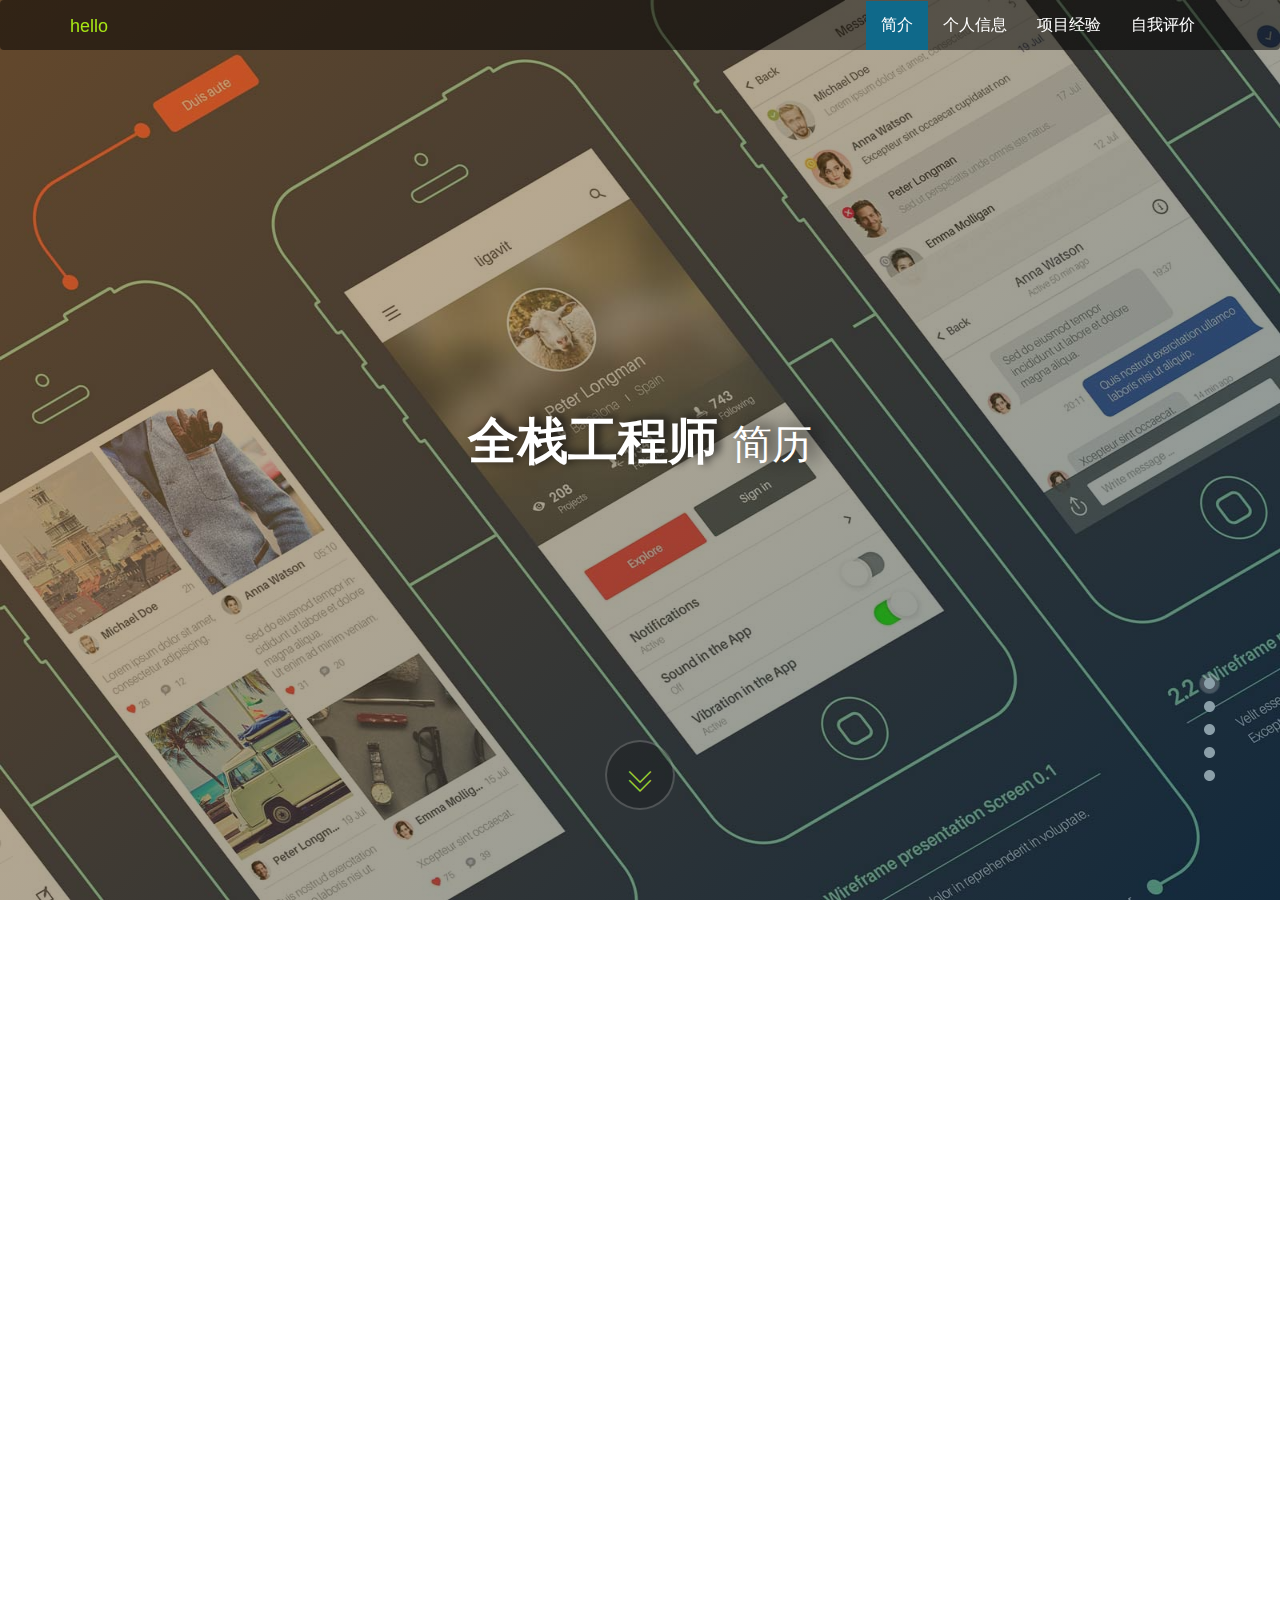
<file: index.html>
<!doctype html>
<html lang="en">
<head>
    <meta charset="UTF-8">
    <meta name="viewport"
          content="width=device-width, user-scalable=no, initial-scale=1.0, maximum-scale=1.0, minimum-scale=1.0">
    <meta http-equiv="X-UA-Compatible" content="ie=edge">
    <title>个人简历</title>
    <!--<link rel="stylesheet" href="css/bootstrap.min.css">
    <link rel="stylesheet" href="css/font-awesome.min.css">
    <link rel="stylesheet" href="css/templatemo-style.css">
    <link href='http://fonts.useso.com/css?family=Raleway:400,300,600,700' rel='stylesheet' type='text/css'>-->

    <link rel="stylesheet" href="css/animate.css">
    <link rel="stylesheet" href="css/jquery.fullPage.css"/>
    <link rel="stylesheet" href="icon/iconfont.css">
    <link rel="stylesheet" href="./lib/bootstrap/css/bootstrap.css"/>
    <link rel="stylesheet" href="css/personal.css">




    <!--<script src="js/bootstrap.min.js"></script>
    <script src="js/smoothscroll.js"></script>
    <script src="js/jquery.nav.js"></script>
    <script src="js/isotope.js"></script>
    <script src="js/imagesloaded.min.js"></script>
    <script src="js/custom.js"></script>-->

    <script src="js/jquery-3.2.1.min.js"></script>
    <script src="lib/jquery.fullPage.min.js"></script>
    <script src="lib/jquery.easing.1.3.js"></script>
    <script src="lib/jquery.isotope.js"></script>
    <script src="http://www.jq22.com/jquery/bootstrap-3.3.4.js"></script>
    <script src="js/listener.js"></script>
    <script src="js/personal.js"></script>
    <script src="js/baifenbi.js"></script>
    <script src="js/conment.js"></script>


</head>
<body>
<div class="navbar">
    <div class="container">
        <a href="#page1">hello</a>
        <div class="navRight">
            <ul class="rezame">
                <li class="active"><a href="#page2">简介</a></li>
                <li><a href="#page3">个人信息</a></li>
                <li><a href="#page4">项目经验</a></li>
                <!--<li><a href="#page5">工作经验</a></li>-->
                <li><a href="#page6">自我评价</a></li>
            </ul>
        </div>
    </div>
</div>
<div id="dowebok">
    <div class="section item1">
        <div class="bg">
            <div class="mask"></div>
            <ul>
                <li class="active"><img src="img/banner1.jpg" alt=""></li>
                <li><img src="img/banner2.jpg" alt=""></li>
                <li><img src="img/banner3.jpg" alt=""></li>
            </ul>
        </div>
        <div class="header">
            <span class="content">全栈工程师</span>
            <span class="content">简历</span>
            <p class="content">爱拼才会赢！</p>
            <a href="#" class="next-page ">
                <span class="iconfont icon-xiangxia"></span>
            </a>
        </div>
    </div>
    <div class="section item2">
        <div class="bg">
            <img src="img/hero.jpg" alt="">
        </div>
        <div class="controdution">
            <div class="jianjie">
                <h2>INTRODUCE</h2>
                <div class="img">
                    <img src="img/bg3.jpg" alt="">
                </div>
                    <p>Hello，我叫安艳萍，是一名前端工程师，能熟练应用div+css、jquery、angular.js,精通移动端布局及响应式设计，搭建前端自动化流程，熟悉html5应用打包原生app，能够使用bootstrap、pullpage进行灵活布局</p>
            </div>
            <!--<div class="hid">
                <a href="javascript:;">个人信息</a>
                <a href="javascript:;">作品展示</a>
            </div>-->
        </div>
        <div class="kuai">
            <ul class="mokuai">
                <li>
                    <p>HTML</p>
                    <canvas width="300" height="300"></canvas>
                </li>
                <li>
                    <p>CSS</p>
                    <canvas width="300" height="300"></canvas>
                </li>
                <li>
                    <p>JS</p>
                    <canvas width="300" height="300"></canvas>
                </li>
                <li>
                    <p>JQUERY</p>
                    <canvas width="300" height="300"></canvas>
                </li>
            </ul>
        </div>
    </div>
    <div class="section item3" id="item3">
        <div class="container">
            <div class="content1">
                <p>姓名：安艳萍</p>
                <p>年龄：25</p>
                <p>学历：本科</p>
                <p>技能：编程</p>
                <p>毕业院校：中北大学信息商务学院</p>
                <p>联系方式：18234030316</p>
                <p>邮箱：745854363@qq.com</p>
            </div>
        </div>
    </div>
    <div class="section item4" id="item4">
        <div class="slide">
            <div class="container">
                <ul class="pic">
                    <!--<li><a href="https://anan0316.github.io/tianmao">
                        <div class="mask">
                            <p>天猫官网</p>
                            <span>html+css+js</span>
                        </div>
                        <img src="img/zuopin1.png" alt=""></a>
                    </li>
                    <li><a href="https://anan0316.github.io/xiaomi">
                        <div class="mask">
                            <p>小米官网</p>
                            <span>html+css+js</span>
                        </div>
                        <img src="img/zuopin2.png" alt=""></a></li>
                    <li><a href="https://anan0316.github.io/iphone">
                        <div class="mask">
                        <p>苹果官网</p>
                        <span>html+css+js</span>
                    </div>
                        <img src="img/zuopin8.png" alt=""></a></li>
                    <li><a href="https://anan0316.github.io/bootstrap">
                        <div class="mask">
                        <p>响应式-bootstrap</p>
                        <span>html+css+js</span>
                    </div>
                        <img src="img/zuopin7.png" alt=""></a></li>-->
                    <li><a href="http://aypmyktv1.duapp.com/">
                        <div class="mask">
                            <p>乐享KTV</p>
                            <span>flex布局+php框架+juery+ajax</span>
                        </div>
                        <img src="img/ktv.png" alt=""></a></li>
                    <li><a href="https://anan0316.github.io/">
                        <div class="mask">
                            <p>个人博客</p>
                            <span>react+hexo</span>
                        </div>
                        <img src="img/bo'ke.png" alt=""></a></li>
                    <li><a href="http://zhangusj.duapp.com">
                        <div class="mask">
                            <p>爱尚设计APP</p>
                            <span>rem+sass+jquery+jquery+localStorage</span>
                        </div>
                        <img src="img/sheji.png" alt=""></a></li>
                    <li><a href="http://zhnewss.duapp.com/">
                        <div class="mask">
                            <p>酷搜新闻</p>
                            <span>react+node</span>
                        </div>
                        <img src="img/xinwen.png" alt=""></a></li>
                    <li><a href="https://anan0316.github.io/personal/">
                        <div class="mask">
                        <p>响应式-个人首页</p>
                        <span>html5+css3+js</span>
                    </div>
                        <img src="img/zuopin6.png" alt=""></a></li>
                </ul>
            </div>

            <!--<div class="iso-section">
                <ul class="filter-wrapper clearfix">
                    <li><a href="#" class="opc-main-bg selected" data-filter="*">All</a></li>
                    <li><a href="#" class="opc-main-bg" data-filter=".html">HTML</a></li>
                    <li><a href="#" class="opc-main-bg" data-filter=".photoshop">小游戏</a></li>
                    <li><a href="#" class="opc-main-bg" data-filter=".wordpress">项目</a></li>
                    <li><a href="#" class="opc-main-bg" data-filter=".mobile">Mobile</a></li>
                </ul>
                <div class="iso-box-section">
                    <div class="iso-box-wrapper col4-iso-box">
                        <div class="iso-box html col-md-3 col-sm-3 col-xs-12">
                            <a class="portfolio-thumb" href="https://sun142725.github.io/palette/">
                                <img src="images/draw.png" class="fluid-img" alt="portfolio img">
                                <div class="portfolio-overlay">
                                    <h3 class="portfolio-item-title">个人画板</h3>
                                    <p>利用canvas技术以面向对象的方式进行画板的开发</p>
                                </div>
                            </a>
                        </div>
                        <div class="iso-box html wordpress mobile col-md-3 col-sm-3 col-xs-12">
                            <a class="portfolio-thumb">
                                <img src="images/portfolio-img2.jpg" class="fluid-img" alt="portfolio img">
                                <div class="portfolio-overlay">
                                    <h3 class="portfolio-item-title">前端响应式展示</h3>
                                    <p>模仿ipone官网进行响应式练习</p>
                                </div>
                            </a>
                        </div>
                        <div class="iso-box wordpress html col-md-3 col-sm-3 col-xs-12">
                            <a class="portfolio-thumb">
                                <img src="images/portfolio-img3.jpg" class="fluid-img" alt="portfolio img">
                                <div class="portfolio-overlay">
                                    <h3 class="portfolio-item-title">Drawing Board</h3>
                                    <p>利用canvas技术以面向对象的方式进行画板的开发</p>
                                </div>
                            </a>
                        </div>
                        <div class="iso-box html photoshop col-md-3 col-sm-3 col-xs-12">
                            <a class="portfolio-thumb" href="https://sun142725.github.io/gobang/.">
                                <img src="images/wuziqi.png" class="fluid-img" alt="portfolio img">
                                <div class="portfolio-overlay">
                                    <h3 class="portfolio-item-title">五子棋</h3>
                                    <p>利用canvas技术以面向对象的方式开发五子棋小游戏</p>
                                </div>
                            </a>
                        </div>
                        <div class="iso-box wordpress mobile col-md-3 col-sm-3 col-xs-12">
                            <a class="portfolio-thumb" href="sjhktv.duapp.com">
                                <img src="images/ktv.png" class="fluid-img" alt="portfolio img">
                                <div class="portfolio-overlay">
                                    <h3 class="portfolio-item-title">同一首歌-KTV点歌系统</h3>
                                    <p>传统开发方式，运用jquery+php技术进行项目的开发</p>
                                </div>
                            </a>
                        </div>
                        <div class="iso-box html mobile wordpress col-md-3 col-sm-3 col-xs-12">
                            <a class="portfolio-thumb">
                                <img src="images/tooro.png" class="fluid-img" alt="tooro.png">
                                <div class="portfolio-overlay">
                                    <h3 class="portfolio-item-title" href="ahlmzb.duapp.com">龙猫直播</h3>
                                    <p>传统开发方式，运用jquery+php技术进行项目的开发</p>
                                </div>
                            </a>
                        </div>
                        <div class="iso-box html col-md-3 col-sm-3 col-xs-12">
                            <a href="https://sun142725.github.io/boke/." class="portfolio-thumb">
                                <img src="images/boke.png" class="fluid-img" alt="portfolio img">
                                <div class="portfolio-overlay">
                                    <h3 class="portfolio-item-title">个人博客</h3>
                                    <p>在了解node.js的基础上，运用hexo框架开发</p>
                                </div>
                            </a>
                        </div>
                        <div class="iso-box wordpress mobile col-md-3 col-sm-3 col-xs-12">
                            <a class="portfolio-thumb" href="http://baidu.com">
                                <img src="images/toutiao.png" class="fluid-img" alt="portfolio img">
                                <div class="portfolio-overlay">
                                    <h3 class="portfolio-item-title" href="htoutiao">今日头条</h3>
                                    <p>前后端分离开发方式，react+node.js组件化开发</p>
                                </div>
                            </a>
                        </div>
                    </div>
                </div>
            </div>-->
        </div>
        <div class="slide">
            <div class="container">
                <ul class="pic">

                    <li><a href="https://anan0316.github.io/music">
                        <div class="mask">
                            <p>音乐播放器</p>
                            <span>html+css+js</span>
                        </div>
                        <img src="img/zuopin5.png" alt=""></a></li>
                    <li><a href="https://anan0316.github.io/zhipaiyouxi">
                        <div class="mask">
                            <p>纸牌游戏</p>
                            <span>html+css+js</span>
                        </div>
                        <img src="img/zuopin4.png" alt=""></a>
                    </li>
                    <li><a href="https://anan0316.github.io/daziyouxi">
                        <div class="mask">
                            <p>打字游戏</p>
                            <span>html+css+js</span>
                        </div>
                        <img src="img/zuopin3.png" alt=""></a>
                    </li>
                </ul>
            </div>
        </div>
    </div>
    <!--<div class="section">
        <div class="bg">
            <img src="img/hero.jpg" alt="">
        </div>
    </div>-->
    <div class="section item5">
        <div class="bg">
            <img src="img/bg5.jpg" alt="">
        </div>
        <h1>Focus Me</h1>
        <div class="word">
            <p>
                有责任，工作踏实，性格开朗乐观，积极上进。
            </p>
        </div>
        <div class="word">
            <p>
                易和人相处，拥有良好的亲和力。<br>
            </p>
        </div>
        <div class="word">
            <p>
                喜欢js，非常热爱编程，喜欢钻研新的技术，</br>具有很强的自学能力和良好的学习方法，喜欢研究各种新的框架。
            </p>
        </div>
        <div class="top"></div>
        <div class="foot"></div>
    </div>
</div>
</body>
</html>
</file>
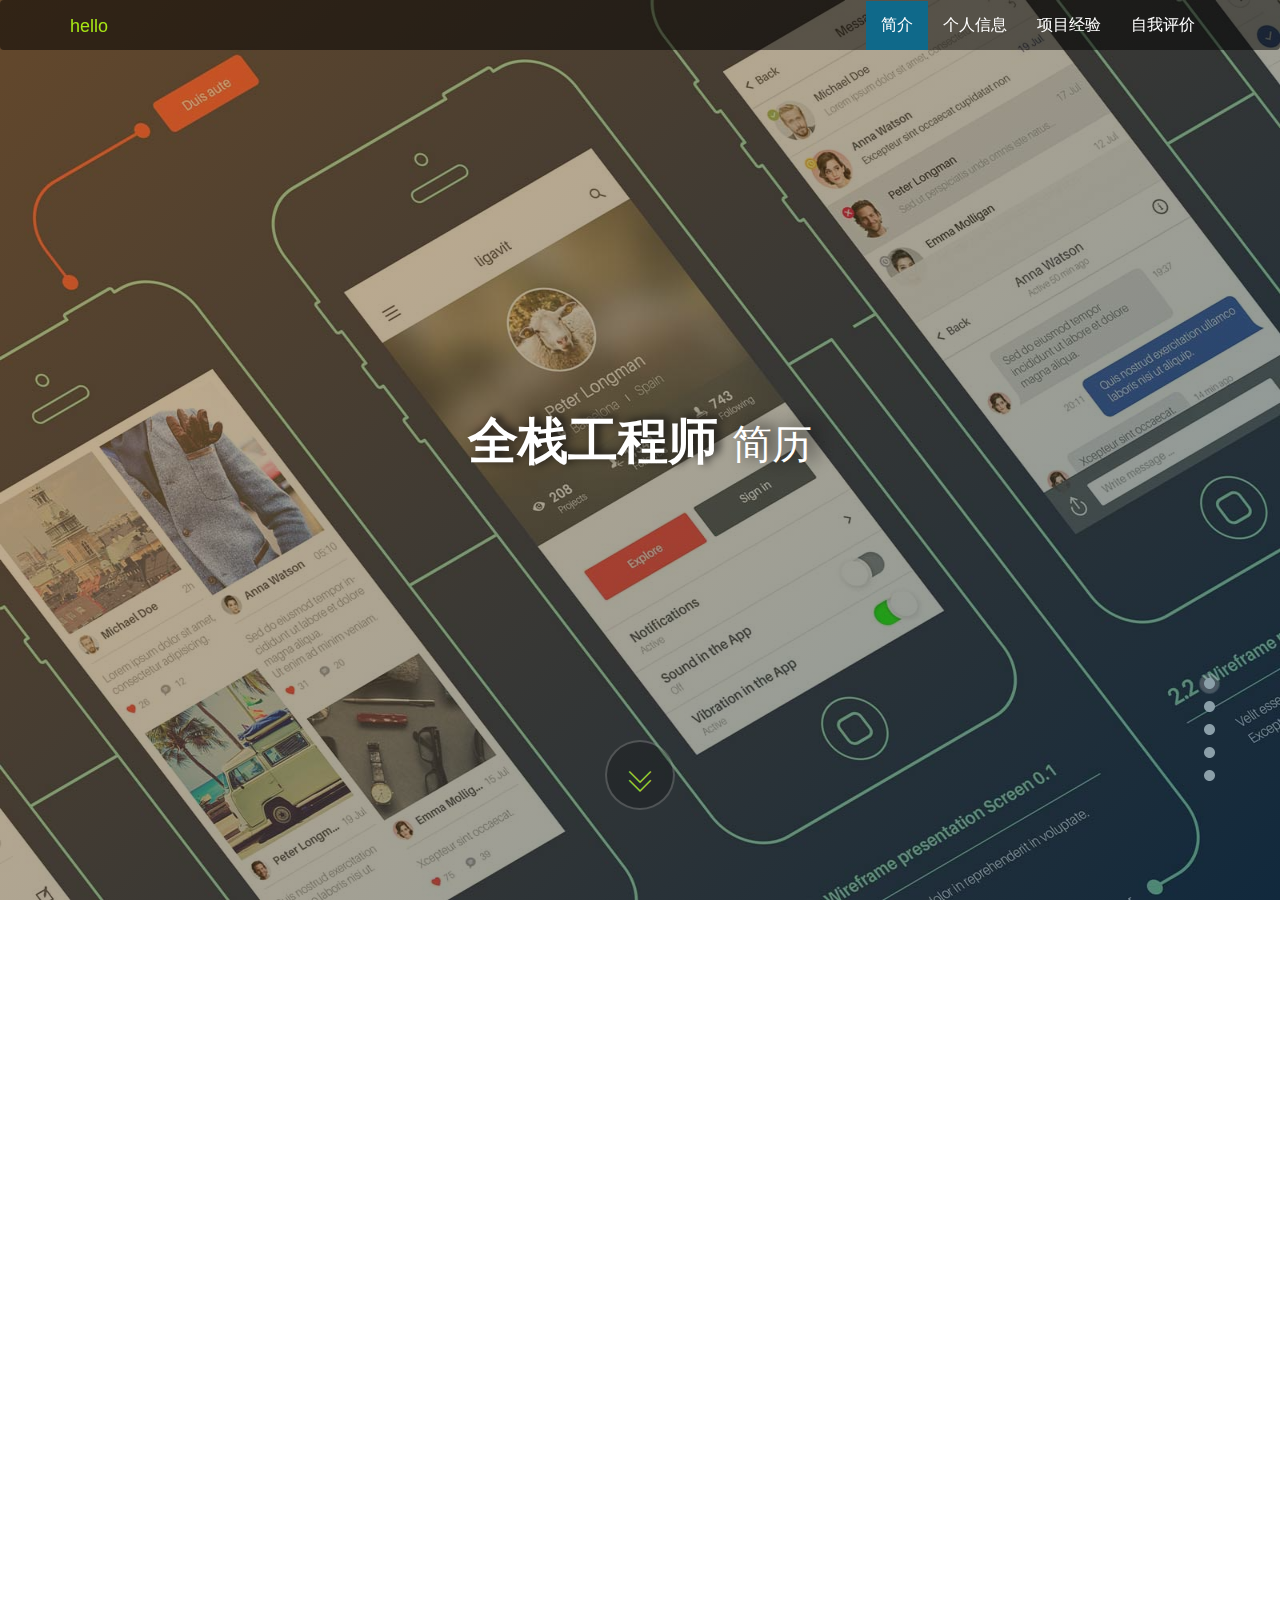
<file: personal.html>
<!doctype html>
<html lang="en">
<head>
    <meta charset="UTF-8">
    <meta name="viewport"
          content="width=device-width, user-scalable=no, initial-scale=1.0, maximum-scale=1.0, minimum-scale=1.0">
    <meta http-equiv="X-UA-Compatible" content="ie=edge">
    <title>个人简历</title>
    <link rel="stylesheet" href="css/animate.css">
    <link rel="stylesheet" href="css/jquery.fullPage.css"/>
    <link rel="stylesheet" href="icon/iconfont.css">
    <link rel="stylesheet" href="./lib/bootstrap/css/bootstrap.css"/>
    <link rel="stylesheet" href="css/personal.css">
    <script src="js/jquery-3.2.1.min.js"></script>
    <script src="lib/jquery.fullPage.min.js"></script>
    <script src="lib/jquery.easing.1.3.js"></script>
    <script src="lib/jquery.isotope.js"></script>
    <script src="http://www.jq22.com/jquery/bootstrap-3.3.4.js"></script>
    <script src="js/listener.js"></script>
    <script src="js/personal.js"></script>
    <script src="js/baifenbi.js"></script>
    <script src="js/conment.js"></script>
</head>
<body>
<div class="navbar">
    <div class="container">
        <a href="#page1">hello</a>
        <div class="navRight">
            <ul class="rezame">
                <li class="active"><a href="#page2">简介</a></li>
                <li><a href="#page3">个人信息</a></li>
                <li><a href="#page4">项目经验</a></li>
                <!--<li><a href="#page5">工作经验</a></li>-->
                <li><a href="#page6">自我评价</a></li>
            </ul>
        </div>
    </div>
</div>
<div id="dowebok">
    <div class="section item1">
        <div class="bg">
            <div class="mask"></div>
            <ul>
                <li class="active"><img src="img/banner1.jpg" alt=""></li>
                <li><img src="img/banner2.jpg" alt=""></li>
                <li><img src="img/banner3.jpg" alt=""></li>
            </ul>
        </div>
        <div class="header">
            <span class="content">全栈工程师</span>
            <span class="content">简历</span>
            <p class="content">爱拼才会赢！</p>
            <a href="#" class="next-page ">
                <span class="iconfont icon-xiangxia"></span>
            </a>
        </div>
    </div>
    <div class="section item2">
        <div class="bg">
            <img src="img/hero.jpg" alt="">
        </div>
        <div class="controdution">
            <div class="jianjie">
                <h2>INTRODUCE</h2>
                <div class="img">
                    <img src="img/bg3.jpg" alt="">
                </div>
                    <p>Hello，我叫安艳萍，是一名前端工程师，能熟练应用div+css、jquery、angular.js,精通移动端布局及响应式设计，搭建前端自动化流程，熟悉html5应用打包原生app，能够使用bootstrap、pullpage进行灵活布局</p>
            </div>
            <div class="hid">
                <a href="javascript:;">个人信息</a>
                <a href="javascript:;">作品展示</a>
            </div>
        </div>
        <div class="kuai">
            <ul class="mokuai">
                <li>
                    <p>HTML</p>
                    <canvas width="300" height="300"></canvas>
                </li>
                <li>
                    <p>CSS</p>
                    <canvas width="300" height="300"></canvas>
                </li>
                <li>
                    <p>JS</p>
                    <canvas width="300" height="300"></canvas>
                </li>
                <li>
                    <p>JQUERY</p>
                    <canvas width="300" height="300"></canvas>
                </li>
            </ul>
        </div>
    </div>
    <div class="section item3" id="item3">
        <div class="container">
            <div class="content1">
                <p>姓名：安艳萍</p>
                <p>年龄：25</p>
                <p>学历：本科</p>
                <p>技能：编程</p>
                <p>毕业院校：中北大学信息商务学院</p>
                <p>联系方式：18234030316</p>
                <p>邮箱：745854363@qq.com</p>
            </div>
        </div>
    </div>
    <div class="section item4" id="item4">
        <div class="slide">
            <div class="container">
                <ul class="pic">
                    <li><a href="https://anan0316.github.io/tianmao">
                        <div class="mask">
                            <p>天猫官网</p>
                            <span>html+css+js</span>
                        </div>
                        <img src="img/zuopin1.png" alt=""></a>
                    </li>
                    <li><a href="https://anan0316.github.io/xiaomi">
                        <div class="mask">
                            <p>小米官网</p>
                            <span>html+css+js</span>
                        </div>
                        <img src="img/zuopin2.png" alt=""></a></li>
                    <li><a href="https://anan0316.github.io/iphone">
                        <div class="mask">
                        <p>苹果官网</p>
                        <span>html+css+js</span>
                    </div>
                        <img src="img/zuopin8.png" alt=""></a></li>
                    <li><a href="https://anan0316.github.io/bootstrap">
                        <div class="mask">
                        <p>响应式-bootstrap</p>
                        <span>html+css+js</span>
                    </div>
                        <img src="img/zuopin7.png" alt=""></a></li>
                    <li><a href="https://anan0316.github.io/personal">
                        <div class="mask">
                        <p>响应式-个人首页</p>
                        <span>html+css+js</span>
                    </div>
                        <img src="img/zuopin6.png" alt=""></a></li>
                    <li><a href="https://anan0316.github.io/music">
                        <div class="mask">
                            <p>音乐播放器</p>
                            <span>html+css+js</span>
                        </div>
                        <img src="img/zuopin5.png" alt=""></a></li>
                </ul>
            </div>
        </div>
        <div class="slide">
            <div class="container">
                <ul class="pic">
                    <li><a href="https://anan0316.github.io/zhipaiyouxi">
                        <div class="mask">
                            <p>纸牌游戏</p>
                            <span>html+css+js</span>
                        </div>
                        <img src="img/zuopin4.png" alt=""></a>
                    </li>
                    <li><a href="https://anan0316.github.io/daziyouxi">
                        <div class="mask">
                            <p>打字游戏</p>
                            <span>html+css+js</span>
                        </div>
                        <img src="img/zuopin3.png" alt=""></a>
                    </li>
                </ul>
            </div>
        </div>
    </div>
    <!--<div class="section">
        <div class="bg">
            <img src="img/hero.jpg" alt="">
        </div>
    </div>-->
    <div class="section item5">
        <div class="bg">
            <img src="img/bg5.jpg" alt="">
        </div>
        <h1>Focus Me</h1>
        <div class="word">
            <p>
                有责任，工作踏实，性格开朗乐观，积极上进。
            </p>
        </div>
        <div class="word">
            <p>
                易和人相处，拥有良好的亲和力。<br>
            </p>
        </div>
        <div class="word">
            <p>
                喜欢js，非常热爱编程，喜欢钻研新的技术，</br>具有很强的自学能力和良好的学习方法，喜欢研究各种新的框架。
            </p>
        </div>
        <div class="top"></div>
        <div class="foot"></div>
    </div>
</div>
</body>
</html>
</file>
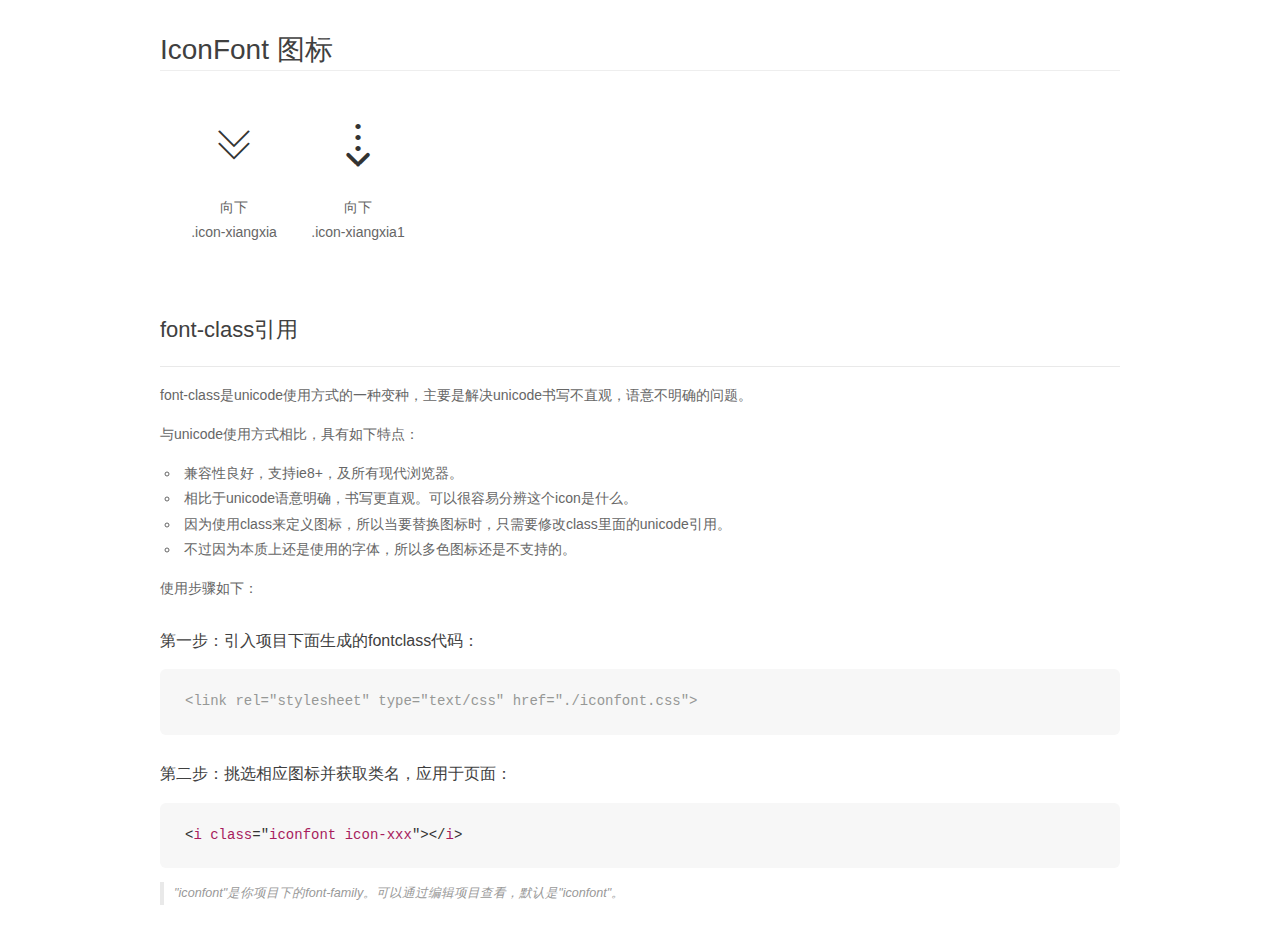
<file: icon/demo_fontclass.html>
<!DOCTYPE html>
<html>
<head>
    <meta charset="utf-8"/>
    <title>IconFont</title>
    <link rel="stylesheet" href="demo.css">
    <link rel="stylesheet" href="iconfont.css">
</head>
<body>
    <div class="main markdown">
        <h1>IconFont 图标</h1>
        <ul class="icon_lists clear">
            
                <li>
                <i class="icon iconfont icon-xiangxia"></i>
                    <div class="name">向下</div>
                    <div class="fontclass">.icon-xiangxia</div>
                </li>
            
                <li>
                <i class="icon iconfont icon-xiangxia1"></i>
                    <div class="name">向下</div>
                    <div class="fontclass">.icon-xiangxia1</div>
                </li>
            
        </ul>

        <h2 id="font-class-">font-class引用</h2>
        <hr>

        <p>font-class是unicode使用方式的一种变种，主要是解决unicode书写不直观，语意不明确的问题。</p>
        <p>与unicode使用方式相比，具有如下特点：</p>
        <ul>
        <li>兼容性良好，支持ie8+，及所有现代浏览器。</li>
        <li>相比于unicode语意明确，书写更直观。可以很容易分辨这个icon是什么。</li>
        <li>因为使用class来定义图标，所以当要替换图标时，只需要修改class里面的unicode引用。</li>
        <li>不过因为本质上还是使用的字体，所以多色图标还是不支持的。</li>
        </ul>
        <p>使用步骤如下：</p>
        <h3 id="-fontclass-">第一步：引入项目下面生成的fontclass代码：</h3>


        <pre><code class="lang-js hljs javascript"><span class="hljs-comment">&lt;link rel="stylesheet" type="text/css" href="./iconfont.css"&gt;</span></code></pre>
        <h3 id="-">第二步：挑选相应图标并获取类名，应用于页面：</h3>
        <pre><code class="lang-css hljs">&lt;<span class="hljs-selector-tag">i</span> <span class="hljs-selector-tag">class</span>="<span class="hljs-selector-tag">iconfont</span> <span class="hljs-selector-tag">icon-xxx</span>"&gt;&lt;/<span class="hljs-selector-tag">i</span>&gt;</code></pre>
        <blockquote>
        <p>"iconfont"是你项目下的font-family。可以通过编辑项目查看，默认是"iconfont"。</p>
        </blockquote>
    </div>
</body>
</html>
</file>
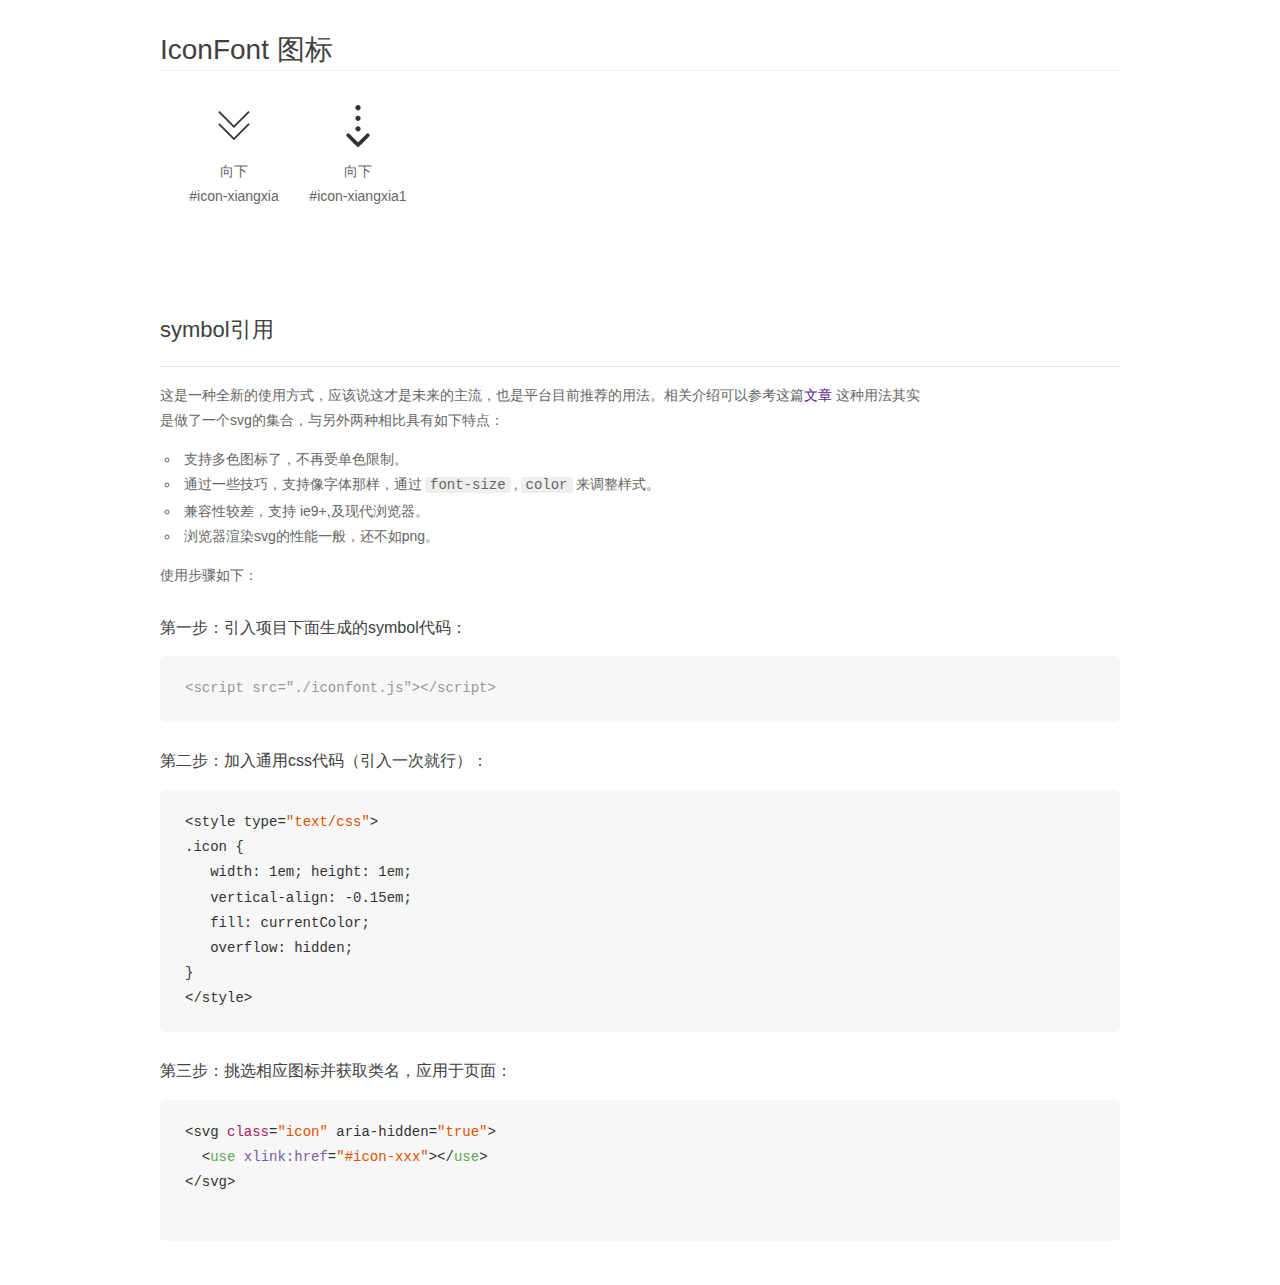
<file: icon/demo_symbol.html>
<!DOCTYPE html>
<html>
<head>
    <meta charset="utf-8"/>
    <title>IconFont</title>
    <link rel="stylesheet" href="demo.css">
    <script src="iconfont.js"></script>

    <style type="text/css">
        .icon {
          /* 通过设置 font-size 来改变图标大小 */
          width: 1em; height: 1em;
          /* 图标和文字相邻时，垂直对齐 */
          vertical-align: -0.15em;
          /* 通过设置 color 来改变 SVG 的颜色/fill */
          fill: currentColor;
          /* path 和 stroke 溢出 viewBox 部分在 IE 下会显示
             normalize.css 中也包含这行 */
          overflow: hidden;
        }

    </style>
</head>
<body>
    <div class="main markdown">
        <h1>IconFont 图标</h1>
        <ul class="icon_lists clear">
            
                <li>
                    <svg class="icon" aria-hidden="true">
                        <use xlink:href="#icon-xiangxia"></use>
                    </svg>
                    <div class="name">向下</div>
                    <div class="fontclass">#icon-xiangxia</div>
                </li>
            
                <li>
                    <svg class="icon" aria-hidden="true">
                        <use xlink:href="#icon-xiangxia1"></use>
                    </svg>
                    <div class="name">向下</div>
                    <div class="fontclass">#icon-xiangxia1</div>
                </li>
            
        </ul>


        <h2 id="symbol-">symbol引用</h2>
        <hr>

        <p>这是一种全新的使用方式，应该说这才是未来的主流，也是平台目前推荐的用法。相关介绍可以参考这篇<a href="">文章</a>
        这种用法其实是做了一个svg的集合，与另外两种相比具有如下特点：</p>
        <ul>
          <li>支持多色图标了，不再受单色限制。</li>
          <li>通过一些技巧，支持像字体那样，通过<code>font-size</code>,<code>color</code>来调整样式。</li>
          <li>兼容性较差，支持 ie9+,及现代浏览器。</li>
          <li>浏览器渲染svg的性能一般，还不如png。</li>
        </ul>
        <p>使用步骤如下：</p>
        <h3 id="-symbol-">第一步：引入项目下面生成的symbol代码：</h3>
        <pre><code class="lang-js hljs javascript"><span class="hljs-comment">&lt;script src="./iconfont.js"&gt;&lt;/script&gt;</span></code></pre>
        <h3 id="-css-">第二步：加入通用css代码（引入一次就行）：</h3>
        <pre><code class="lang-js hljs javascript">&lt;style type=<span class="hljs-string">"text/css"</span>&gt;
.icon {
   width: <span class="hljs-number">1</span>em; height: <span class="hljs-number">1</span>em;
   vertical-align: <span class="hljs-number">-0.15</span>em;
   fill: currentColor;
   overflow: hidden;
}
&lt;<span class="hljs-regexp">/style&gt;</span></code></pre>
        <h3 id="-">第三步：挑选相应图标并获取类名，应用于页面：</h3>
        <pre><code class="lang-js hljs javascript">&lt;svg <span class="hljs-class"><span class="hljs-keyword">class</span></span>=<span class="hljs-string">"icon"</span> aria-hidden=<span class="hljs-string">"true"</span>&gt;<span class="xml"><span class="hljs-tag">
  &lt;<span class="hljs-name">use</span> <span class="hljs-attr">xlink:href</span>=<span class="hljs-string">"#icon-xxx"</span>&gt;</span><span class="hljs-tag">&lt;/<span class="hljs-name">use</span>&gt;</span>
</span>&lt;<span class="hljs-regexp">/svg&gt;
        </span></code></pre>
    </div>
</body>
</html>
</file>
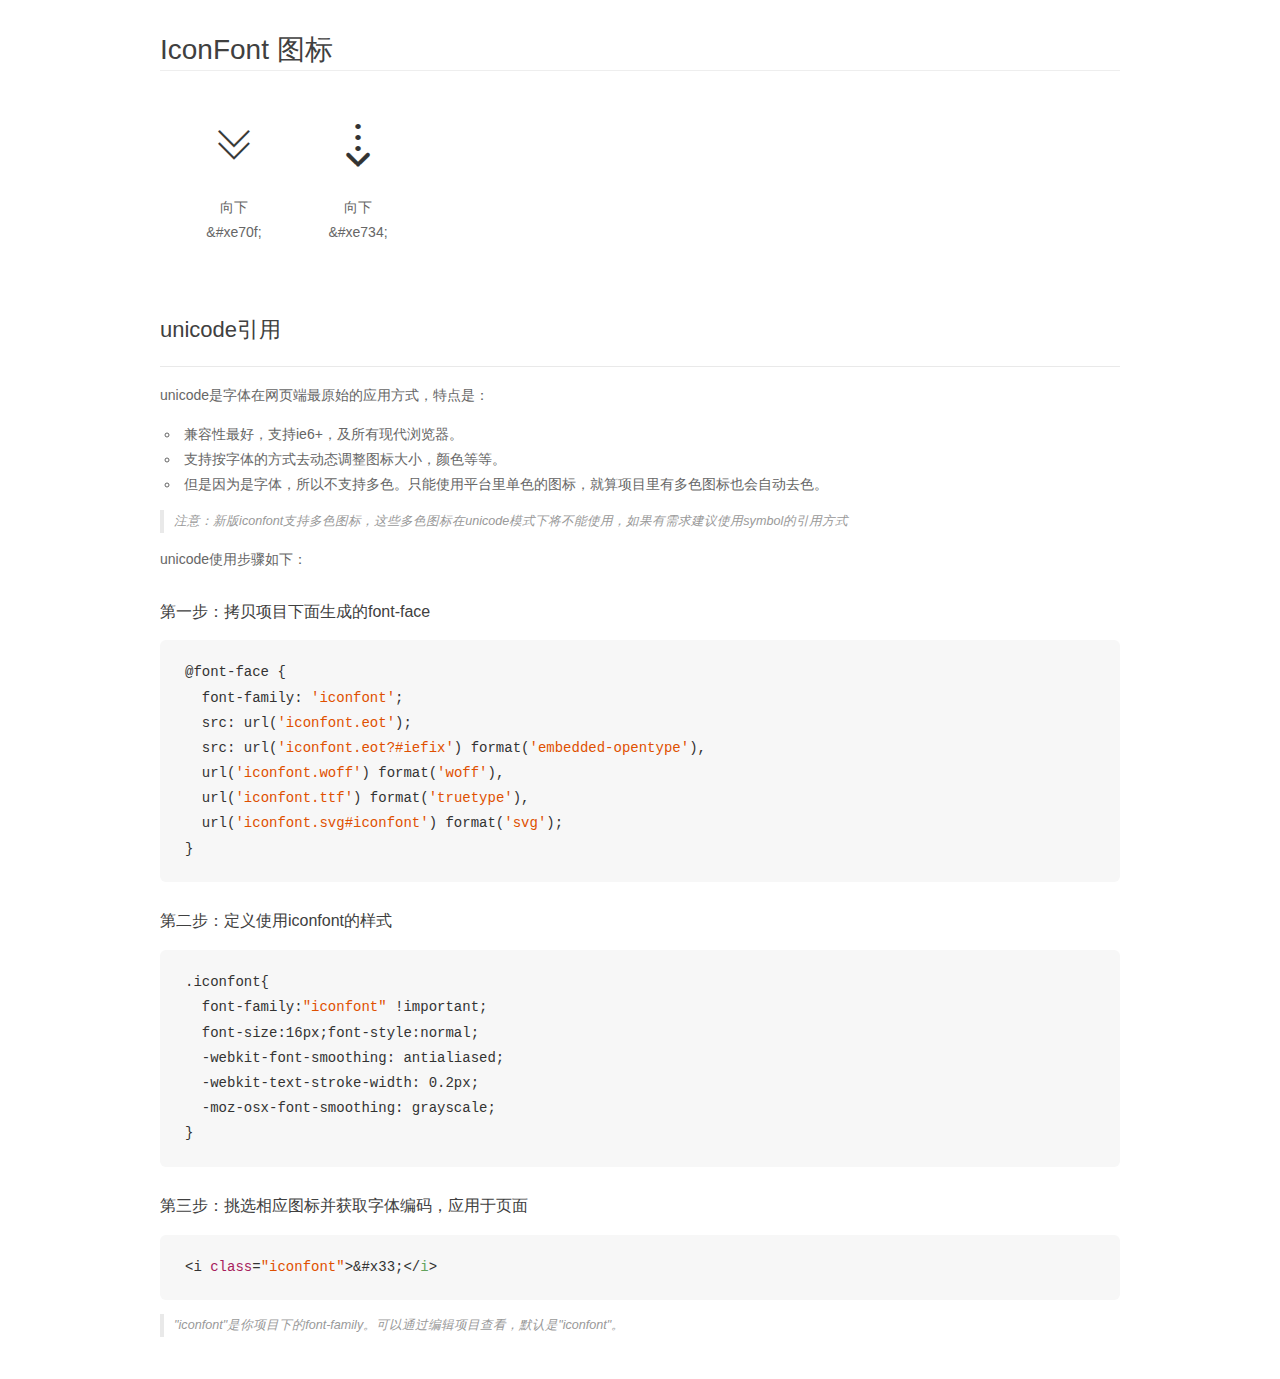
<file: icon/demo_unicode.html>
<!DOCTYPE html>
<html>
<head>
    <meta charset="utf-8"/>
    <title>IconFont</title>
    <link rel="stylesheet" href="demo.css">

    <style type="text/css">

        @font-face {font-family: "iconfont";
          src: url('iconfont.eot'); /* IE9*/
          src: url('iconfont.eot#iefix') format('embedded-opentype'), /* IE6-IE8 */
          url('iconfont.woff') format('woff'), /* chrome, firefox */
          url('iconfont.ttf') format('truetype'), /* chrome, firefox, opera, Safari, Android, iOS 4.2+*/
          url('iconfont.svg#iconfont') format('svg'); /* iOS 4.1- */
        }

        .iconfont {
          font-family:"iconfont" !important;
          font-size:16px;
          font-style:normal;
          -webkit-font-smoothing: antialiased;
          -webkit-text-stroke-width: 0.2px;
          -moz-osx-font-smoothing: grayscale;
        }

    </style>
</head>
<body>
    <div class="main markdown">
        <h1>IconFont 图标</h1>
        <ul class="icon_lists clear">
            
                <li>
                <i class="icon iconfont">&#xe70f;</i>
                    <div class="name">向下</div>
                    <div class="code">&amp;#xe70f;</div>
                </li>
            
                <li>
                <i class="icon iconfont">&#xe734;</i>
                    <div class="name">向下</div>
                    <div class="code">&amp;#xe734;</div>
                </li>
            
        </ul>
        <h2 id="unicode-">unicode引用</h2>
        <hr>

        <p>unicode是字体在网页端最原始的应用方式，特点是：</p>
        <ul>
        <li>兼容性最好，支持ie6+，及所有现代浏览器。</li>
        <li>支持按字体的方式去动态调整图标大小，颜色等等。</li>
        <li>但是因为是字体，所以不支持多色。只能使用平台里单色的图标，就算项目里有多色图标也会自动去色。</li>
        </ul>
        <blockquote>
        <p>注意：新版iconfont支持多色图标，这些多色图标在unicode模式下将不能使用，如果有需求建议使用symbol的引用方式</p>
        </blockquote>
        <p>unicode使用步骤如下：</p>
        <h3 id="-font-face">第一步：拷贝项目下面生成的font-face</h3>
        <pre><code class="lang-js hljs javascript">@font-face {
  font-family: <span class="hljs-string">'iconfont'</span>;
  src: url(<span class="hljs-string">'iconfont.eot'</span>);
  src: url(<span class="hljs-string">'iconfont.eot?#iefix'</span>) format(<span class="hljs-string">'embedded-opentype'</span>),
  url(<span class="hljs-string">'iconfont.woff'</span>) format(<span class="hljs-string">'woff'</span>),
  url(<span class="hljs-string">'iconfont.ttf'</span>) format(<span class="hljs-string">'truetype'</span>),
  url(<span class="hljs-string">'iconfont.svg#iconfont'</span>) format(<span class="hljs-string">'svg'</span>);
}
</code></pre>
        <h3 id="-iconfont-">第二步：定义使用iconfont的样式</h3>
        <pre><code class="lang-js hljs javascript">.iconfont{
  font-family:<span class="hljs-string">"iconfont"</span> !important;
  font-size:<span class="hljs-number">16</span>px;font-style:normal;
  -webkit-font-smoothing: antialiased;
  -webkit-text-stroke-width: <span class="hljs-number">0.2</span>px;
  -moz-osx-font-smoothing: grayscale;
}
</code></pre>
        <h3 id="-">第三步：挑选相应图标并获取字体编码，应用于页面</h3>
        <pre><code class="lang-js hljs javascript">&lt;i <span class="hljs-class"><span class="hljs-keyword">class</span></span>=<span class="hljs-string">"iconfont"</span>&gt;&amp;#x33;<span class="xml"><span class="hljs-tag">&lt;/<span class="hljs-name">i</span>&gt;</span></span></code></pre>

        <blockquote>
        <p>"iconfont"是你项目下的font-family。可以通过编辑项目查看，默认是"iconfont"。</p>
        </blockquote>
    </div>


</body>
</html>
</file>
<file: css/templatemo-style.css>
body {
  background: #ffffff;
  font-family: 'Raleway', sans-serif;
  font-size: 16px;
  color: #606060;
  position: relative;
}
html, body {
  width: 100%;
  overflow-x: hidden;
}
h1,h2,h3 { font-weight: 300; }
p { line-height: 28px; }
hr {
  border-color: #f2f2f2;
  width: 100px;
  margin-bottom: 40px;
}
.title {
  color: #303030;
  font-size: 60px;
  padding-bottom: 40px;
  text-transform: uppercase;
}
.canvas{
	width:25%;
	hieght:100%;
	float:left;
	text-align: center;
}
.canvas h5{
	text-align: center;
	line-height: 28px;
	font-size: 16px;
	font-weight: bold;
	color:#606060;
}
canvas{
	marin:0 auto;
}

/* START NAVIGATION */
.sticky-navigation { opacity: 0; }
.navbar-default {
  background: #fff;
  border: none;
  -webkit-box-shadow: 0 2px 8px 0 rgba(50, 50, 50, 0.08);
          box-shadow: 0 2px 8px 0 rgba(50, 50, 50, 0.08);
  margin: 0;
  padding: 0;
}
.navbar-default .navbar-brand {
  color: #212227;
  font-weight: bold;
  font-size: 30px;
  line-height: 45px;
  padding: 10px 0 0 12px;
}
.navbar-default .navbar-nav li a {
  color: #202020;
  font-size: 13px;
  font-weight: bold;
  line-height: 45px;
  letter-spacing: 1px;
}
.navbar-default .navbar-nav li a:hover { color: #eb5424; }
.navbar-default .navbar-nav > li > a:hover,
.navbar-default .navbar-nav > li > a:focus {
  color: #eb5424;
  background-color: transparent;
}
.navbar-default .navbar-nav > .active > a,
.navbar-default .navbar-nav > .active > a:hover,
.navbar-default .navbar-nav > .active > a:focus {
  color: #eb5424;
  background-color: transparent;
}
.navbar-default .navbar-toggle {
  border: none;
  padding-top: 10px;
}
.navbar-default .navbar-toggle .icon-bar {
  background: #eb5424;
  border-color: transparent;
}
.navbar-default .navbar-toggle:hover,
.navbar-default .navbar-toggle:focus { background-color: transparent }
/* END NAVIGATION */
.copyrights{text-indent:-9999px;height:0;line-height:0;font-size:0;overflow:hidden;}
/* START HOME */
.templatemo-home {
  background: url('../images/home-bg.jpg');
  background-size: cover;
  background-attachment: fixed;
  background-position: center center;
  color: #5f5f5f;
  display: -webkit-box;
  display: -webkit-flex;
  display: -ms-flexbox;
  display: flex;
  -webkit-box-align: center;
  -webkit-align-items: center;
      -ms-flex-align: center;
          align-items: center;
  text-align: center;  
  height: 100vh;
}
.tm-home-title,
 .tm-home-subtitle {
  text-transform: uppercase;
 }
.tm-home-title { font-size: 60px; }
#about .one{
	margin-left: 20px;
	line-height: 24px;
}
.tm-home-subtitle {
  color: #eb5424;
  font-weight: bold;
  padding-bottom: 40px;
  letter-spacing: 2px;
}
.tm-view-more-btn {
  background: #eb5424;
  color: #ffffff;
  border: none;
  border-radius: 2px;
  font-size: 20px;
  font-weight: 700;
  margin-top: 30px;
  padding: 15px 50px;
  -webkit-transition: all 0.6s ease-in;
          transition: all 0.6s ease-in;
}
.tm-view-more-btn:hover {
  background: #ffffff;
  color: #eb5424;
}
/* END HOME */

/* START WORK */
.tm-padding-top-bottom-100 {
  padding-top: 100px;
  padding-bottom: 100px;
}
.tm-work-h3 {
  color: #eb5424;
  font-size: 20px;
  font-weight: bold;
  letter-spacing: 1px;
  padding-bottom: 10px;
}
.work-wrapper {
  border: 1px solid #666;
  border-radius: 2px;
  text-align: center;
  padding: 80px 40px 80px 40px;
  -webkit-transition: all 0.6s ease-in;
          transition: all 0.6s ease-in;
}
.work-wrapper:hover { border-color: #eb5424; }
.work-wrapper .fa {
  color: #888888;
  font-size: 60px;
  padding-bottom: 40px;
}
/* END WORK */

/* START PORTFOLIO */
.tm-portfolio {
  background: #f8f8f8;
  padding-top: 80px;
}
.tm-portfolio .container {
  width: 100%;
  padding: 0;
  margin: 0;
}
.tm-portfolio .col-md-3,
 .tm-portfolio .col-sm-3 {
  padding: 0;
  margin: 0;
}
.tm-portfolio-title {
  text-align: center;
  text-transform: uppercase;
}
.portfolio-item-title {
  font-weight: bold;
  margin-top: 10px;
  text-transform: uppercase;
}
.portfolio-thumb {
  overflow: hidden;
  margin: 0;
  position: relative;
}
.portfolio-overlay {
	text-decoration:none;
  display: -webkit-box;
  display: -webkit-flex;
  display: -ms-flexbox;
  display: flex;
  -webkit-box-orient: vertical;
  -webkit-box-direction: normal;
  -webkit-flex-direction: column;
      -ms-flex-direction: column;
          flex-direction: column;
  -webkit-box-pack: center;
  -webkit-justify-content: center;
      -ms-flex-pack: center;
          justify-content: center;
  background: #eb5424;
  color: #ffffff;
  top: 0;
  right: 0;
  left: 0;
  bottom: 0;
  width: 100%;
  height: 100%;  
  padding: 0 40px;
  text-align: center;
  position: absolute;
  opacity: 0;
  transition: all 0.4s ease-in-out;
  -webkit-transition: all 0.4s ease-in-out;
  -moz-transition: all 0.4s ease-in-out;
  -ms-transition: all 0.4s ease-in-out;
}
.portfolio-thumb:hover .portfolio-overlay {
  opacity: 0.8;  
  -webkit-transform: scale(1.0);
  -ms-transform: scale(1.0);
  transform: scale(1.0);
}
.portfolio-overlay .fa {
  border: 1px solid #666;
  border-radius: 0;
  color: #666;
  width: 40px;
  height: 40px;
  line-height: 40px;
  text-align: center;
  text-decoration: none;
  margin-right: 6px;
  margin-bottom: 10px;
}

/* FILTER CSS */
.filter-wrapper {
  width: 100%;
  margin: 0 0 24px 0;
  overflow: hidden;
  text-align: center;
}
.filter-wrapper li {
  display: inline-block;
  margin: 4px;
}
.filter-wrapper li a {
  color: #999999;
  padding: 8px 17px;
  display: block;
  text-decoration: none;
  transition: all 0.4s ease-in-out;
  -webkit-transition: all 0.4s ease-in-out;
  -moz-transition: all 0.4s ease-in-out;
  -ms-transition: all 0.4s ease-in-out;
}
.filter-wrapper li a:focus,
 .filter-wrapper li a:hover,
 .filter-wrapper li a.selected {
  background: #eb5424;
  border-color: transparent;
  color: #ffffff;
}

/* ISOTOPE BOX CSS */
.iso-box-section { width: 100%; }
.iso-box-wrapper {
  width: 100%;
  padding: 0;
  clear: both;
  position: relative;
}
.iso-box {
  position: relative;
  min-height: 50px;
  float: left;
  overflow: hidden;
  margin-bottom: 20px;
}
.iso-box > a {
  display: block;
  width: 100%;
  height: 100%;
  overflow: hidden;
}
.iso-box > a {
  display: block;
  width: 100%;
  height: 100%;
  overflow: hidden;
}
.fluid-img {
  width: 100%;
  display: block;
  height: auto;
}
/* END PORTFOLIO */

/* START RESUME */
.tm-red-text { color: #eb5424; }
.tm-info-label {
  font-weight: bold;
  display: inline-block;
  width: 90px;
}
.tm-progress {
  background: #fff;
  border-radius: 2px;
  height: 4px;
}
.progress-bar-danger { background: #eb5424; }
.tm-progress-label {
  font-size: 12px;
  font-weight: bold;
  padding-top: 10px;
  text-transform: uppercase;
}
.progress-percent-small {
  display: block;
  float: right;
  padding-right: 80px;
}
/* END RESUME */

/* START ABOUT */
.tm-about {
  background: url('../images/about-bg.jpg');
  background-size: cover;
  background-attachment: fixed;
  background-position: center center;
  padding-top: 60px;
  padding-bottom: 100px;
}
/* END ABOUT */

/* START SOCIAL */
.tm-social {
  text-transform: uppercase;
}
.tm-social .container {
  width: 100%;
  padding: 0;
  margin: 0;
}
.tm-social .col-md-4 {
  padding: 0;
  margin: 0;
}
.facebook:hover,
.twitter:hover,
.pinterest:hover {
  background: #202020;
}
.facebook { background: #3b5998; }
.twitter { background: #55acee; }
.pinterest { background: #cc2127; }
.media {
  padding: 80px 40px 80px 40px;
  -webkit-transition: all 0.6s ease-in;
          transition: all 0.6s ease-in;
}
.tm-social a {
  color: #ffffff;
  display: inline-block;
  text-decoration: none;
}
.tm-social .media .fa {
  background: #ffffff;
  border-radius: 2px;
  color: #707070;
  font-size: 30px;
  width: 60px;
  height: 60px;
  line-height: 60px;
  text-align: center;
  margin-right: 20px;
}
.tm-social-title {
  font-family: 'Raleway', sans-serif;
  font-weight: bold;
}
/* END SOCIAL */

/* START CONTACT */
.tm-contact {
  text-align: center;
  padding-top: 80px;
  padding-bottom: 40px;
}
.form-control {
  background: transparent;
  border: 1px solid #666;
  border-radius: 2px;
  -webkit-box-shadow: none;
          box-shadow: none;
  margin-bottom: 10px;
  -webkit-transition: all 0.6s ease-in;
          transition: all 0.6s ease-in;
}
.form-control:focus,
 .form-control:hover {
  background: #202020;
  color: #ffffff;
}
input { height: 50px; }
.tm-contact p { padding-top: 40px; }
/* END CONTACT */

/* START MEDIA 980 */
@media screen and (max-width:980px){
  .portfolio-overlay  { padding-top: 10px; }
}
/* END MEDIA 980 */

@media screen and (max-width: 767px) {
  .tm-home-title { font-size: 40px; }
}

/* START MEDIA 360 */
@media screen and (max-width:360px){
  .navbar-default .navbar-brand {  padding-top: 2px; }
}
/* END MEDIA 360 */
</file>
<file: icon/iconfont.css>
@font-face {font-family: "iconfont";
  src: url('iconfont.eot?t=1496069442463'); /* IE9*/
  src: url('iconfont.eot?t=1496069442463#iefix') format('embedded-opentype'), /* IE6-IE8 */
  url('iconfont.woff?t=1496069442463') format('woff'), /* chrome, firefox */
  url('iconfont.ttf?t=1496069442463') format('truetype'), /* chrome, firefox, opera, Safari, Android, iOS 4.2+*/
  url('iconfont.svg?t=1496069442463#iconfont') format('svg'); /* iOS 4.1- */
}

.iconfont {
  font-family:"iconfont" !important;
  font-size:16px;
  font-style:normal;
  -webkit-font-smoothing: antialiased;
  -moz-osx-font-smoothing: grayscale;
}

.icon-xiangxia:before { content: "\e70f"; }

.icon-xiangxia1:before { content: "\e734"; }
</file>
<file: css/personal.css>
@import "page1.css";
@import "page2.css";
@import "page3.css";
@import "page4.css";
@import "page5.css";
*{
    padding:0;
    margin:0;
    list-style: none;
    box-sizing: border-box;
    font-family: microsoft yahei, sans-serif;
    color: #fff;
}
.section{
    overflow: hidden;
}
.section .bg{
    width: 100%;
    height:100%;
    position: absolute;
    top:0;
    left:0;
    z-index: -1;
}
.section .bg>.mask{
    width: 100%;
    height:100%;
    position: absolute;
    top:0;
    left:0;
    z-index: 1;
    background: -webkit-linear-gradient(135deg, rgba(0,40,57,0.5), rgba(166,102,22,0.5));
}
.section .bg>img{
    display: block;
    width: 100%;
    height: 100%;
}


/************************导航条****************************/
.navbar{
    width: 100%;
    height: 50px;
    background: rgba(0,0,0,0.5);
    position: fixed;
    top:0;
    left:0;
    z-index: 333;
}
.navbar .container{
    width: 1170px;
    height: 100%;
    margin:0 auto;
    padding:0 15px;
}
.navbar .container>a{
    text-decoration: none;
    height: 50px;
    padding: 15px 15px;
    margin-left: -15px;
    float: left;
    line-height: 20px;
    font-size: 18px;
    color: #A7E615;
}
.navbar .container>.navRight{
    float: right;
}
.navbar .container>.navRight>.rezame:after{
    content: '';
    display: block;
    clear: both;
}
.navbar .container>.navRight>.rezame>li{
    float: left;
}
.navbar .container>.navRight>.rezame>.active{
    background: #0F698A;
}
.navbar .container>.navRight>.rezame>li>a{
    display: block;
    width: 100%;
    height:100%;
    padding: 13px 15px;
    text-decoration: none;
    font-size: 16px;
    color: #ffffff;
}



/*******************************导航点******************************/
#fp-nav{
    top: 80%;
}

#fp-nav ul li{
    vertical-align: middle;
    margin: 10px 50px 0 ;
}
#fp-nav ul li a {
    display: block;
    width: 21px;
    height: 21px;
    background: url(../img/dot.png) 5px 5px no-repeat;
}
#fp-nav li .active {
    background-position: 0 bottom;
}
#fp-nav span {
    display: none;
}
</file>
<file: icon/demo.css>
*{margin: 0;padding: 0;list-style: none;}
/*
KISSY CSS Reset
理念：1. reset 的目的不是清除浏览器的默认样式，这仅是部分工作。清除和重置是紧密不可分的。
2. reset 的目的不是让默认样式在所有浏览器下一致，而是减少默认样式有可能带来的问题。
3. reset 期望提供一套普适通用的基础样式。但没有银弹，推荐根据具体需求，裁剪和修改后再使用。
特色：1. 适应中文；2. 基于最新主流浏览器。
维护：玉伯<lifesinger@gmail.com>, 正淳<ragecarrier@gmail.com>
 */

/** 清除内外边距 **/
body, h1, h2, h3, h4, h5, h6, hr, p, blockquote, /* structural elements 结构元素 */
dl, dt, dd, ul, ol, li, /* list elements 列表元素 */
pre, /* text formatting elements 文本格式元素 */
form, fieldset, legend, button, input, textarea, /* form elements 表单元素 */
th, td /* table elements 表格元素 */ {
  margin: 0;
  padding: 0;
}

/** 设置默认字体 **/
body,
button, input, select, textarea /* for ie */ {
  font: 12px/1.5 tahoma, arial, \5b8b\4f53, sans-serif;
}
h1, h2, h3, h4, h5, h6 { font-size: 100%; }
address, cite, dfn, em, var { font-style: normal; } /* 将斜体扶正 */
code, kbd, pre, samp { font-family: courier new, courier, monospace; } /* 统一等宽字体 */
small { font-size: 12px; } /* 小于 12px 的中文很难阅读，让 small 正常化 */

/** 重置列表元素 **/
ul, ol { list-style: none; }

/** 重置文本格式元素 **/
a { text-decoration: none; }
a:hover { text-decoration: underline; }


/** 重置表单元素 **/
legend { color: #000; } /* for ie6 */
fieldset, img { border: 0; } /* img 搭车：让链接里的 img 无边框 */
button, input, select, textarea { font-size: 100%; } /* 使得表单元素在 ie 下能继承字体大小 */
/* 注：optgroup 无法扶正 */

/** 重置表格元素 **/
table { border-collapse: collapse; border-spacing: 0; }

/* 清除浮动 */
.ks-clear:after, .clear:after {
  content: '\20';
  display: block;
  height: 0;
  clear: both;
}
.ks-clear, .clear {
  *zoom: 1;
}

.main {
  padding: 30px 100px;
width: 960px;
margin: 0 auto;
}
.main h1{font-size:36px; color:#333; text-align:left;margin-bottom:30px; border-bottom: 1px solid #eee;}

.helps{margin-top:40px;}
.helps pre{
  padding:20px;
  margin:10px 0;
  border:solid 1px #e7e1cd;
  background-color: #fffdef;
  overflow: auto;
}

.icon_lists{
  width: 100% !important;

}

.icon_lists li{
  float:left;
  width: 100px;
  height:180px;
  text-align: center;
  list-style: none !important;
}
.icon_lists .icon{
  font-size: 42px;
  line-height: 100px;
  margin: 10px 0;
  color:#333;
  -webkit-transition: font-size 0.25s ease-out 0s;
  -moz-transition: font-size 0.25s ease-out 0s;
  transition: font-size 0.25s ease-out 0s;

}
.icon_lists .icon:hover{
  font-size: 100px;
}



.markdown {
  color: #666;
  font-size: 14px;
  line-height: 1.8;
}

.highlight {
  line-height: 1.5;
}

.markdown img {
  vertical-align: middle;
  max-width: 100%;
}

.markdown h1 {
  color: #404040;
  font-weight: 500;
  line-height: 40px;
  margin-bottom: 24px;
}

.markdown h2,
.markdown h3,
.markdown h4,
.markdown h5,
.markdown h6 {
  color: #404040;
  margin: 1.6em 0 0.6em 0;
  font-weight: 500;
  clear: both;
}

.markdown h1 {
  font-size: 28px;
}

.markdown h2 {
  font-size: 22px;
}

.markdown h3 {
  font-size: 16px;
}

.markdown h4 {
  font-size: 14px;
}

.markdown h5 {
  font-size: 12px;
}

.markdown h6 {
  font-size: 12px;
}

.markdown hr {
  height: 1px;
  border: 0;
  background: #e9e9e9;
  margin: 16px 0;
  clear: both;
}

.markdown p,
.markdown pre {
  margin: 1em 0;
}

.markdown > p,
.markdown > blockquote,
.markdown > .highlight,
.markdown > ol,
.markdown > ul {
  width: 80%;
}

.markdown ul > li {
  list-style: circle;
}

.markdown > ul li,
.markdown blockquote ul > li {
  margin-left: 20px;
  padding-left: 4px;
}

.markdown > ul li p,
.markdown > ol li p {
  margin: 0.6em 0;
}

.markdown ol > li {
  list-style: decimal;
}

.markdown > ol li,
.markdown blockquote ol > li {
  margin-left: 20px;
  padding-left: 4px;
}

.markdown code {
  margin: 0 3px;
  padding: 0 5px;
  background: #eee;
  border-radius: 3px;
}

.markdown pre {
  border-radius: 6px;
  background: #f7f7f7;
  padding: 20px;
}

.markdown pre code {
  border: none;
  background: #f7f7f7;
  margin: 0;
}

.markdown strong,
.markdown b {
  font-weight: 600;
}

.markdown > table {
  border-collapse: collapse;
  border-spacing: 0px;
  empty-cells: show;
  border: 1px solid #e9e9e9;
  width: 95%;
  margin-bottom: 24px;
}

.markdown > table th {
  white-space: nowrap;
  color: #333;
  font-weight: 600;

}

.markdown > table th,
.markdown > table td {
  border: 1px solid #e9e9e9;
  padding: 8px 16px;
  text-align: left;
}

.markdown > table th {
  background: #F7F7F7;
}

.markdown blockquote {
  font-size: 90%;
  color: #999;
  border-left: 4px solid #e9e9e9;
  padding-left: 0.8em;
  margin: 1em 0;
  font-style: italic;
}

.markdown blockquote p {
  margin: 0;
}

.markdown .anchor {
  opacity: 0;
  transition: opacity 0.3s ease;
  margin-left: 8px;
}

.markdown .waiting {
  color: #ccc;
}

.markdown h1:hover .anchor,
.markdown h2:hover .anchor,
.markdown h3:hover .anchor,
.markdown h4:hover .anchor,
.markdown h5:hover .anchor,
.markdown h6:hover .anchor {
  opacity: 1;
  display: inline-block;
}

.markdown > br,
.markdown > p > br {
  clear: both;
}


.hljs {
  display: block;
  background: white;
  padding: 0.5em;
  color: #333333;
  overflow-x: auto;
}

.hljs-comment,
.hljs-meta {
  color: #969896;
}

.hljs-string,
.hljs-variable,
.hljs-template-variable,
.hljs-strong,
.hljs-emphasis,
.hljs-quote {
  color: #df5000;
}

.hljs-keyword,
.hljs-selector-tag,
.hljs-type {
  color: #a71d5d;
}

.hljs-literal,
.hljs-symbol,
.hljs-bullet,
.hljs-attribute {
  color: #0086b3;
}

.hljs-section,
.hljs-name {
  color: #63a35c;
}

.hljs-tag {
  color: #333333;
}

.hljs-title,
.hljs-attr,
.hljs-selector-id,
.hljs-selector-class,
.hljs-selector-attr,
.hljs-selector-pseudo {
  color: #795da3;
}

.hljs-addition {
  color: #55a532;
  background-color: #eaffea;
}

.hljs-deletion {
  color: #bd2c00;
  background-color: #ffecec;
}

.hljs-link {
  text-decoration: underline;
}

pre{
  background: #fff;
}
</file>
